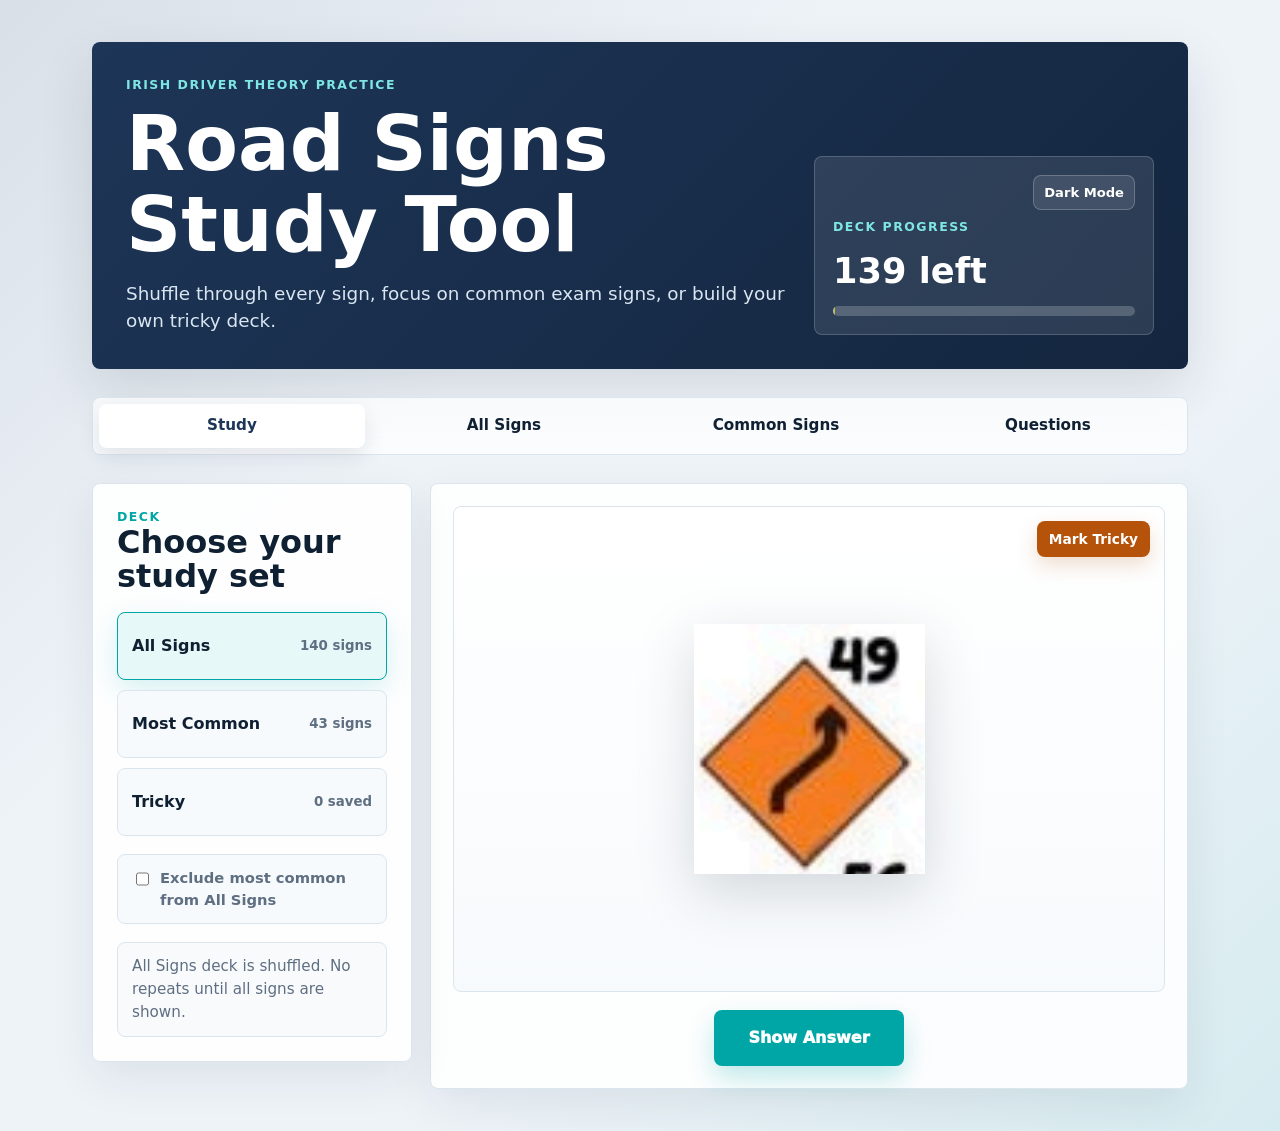
<file: index.html>
<!doctype html>
<html lang="en">
<head>
  <meta charset="utf-8">
  <meta name="viewport" content="width=device-width, initial-scale=1">
  <meta name="description" content="A polished Irish road signs study tool with shuffled decks, tricky sign practice, and a complete sign reference.">
  <title>Irish Road Signs Study Tool</title>
  <link rel="stylesheet" href="styles.css">
</head>
<body>
  <a class="skip-link" href="#mainContent">Skip to content</a>

  <main class="app-shell" id="mainContent">
    <header class="hero">
      <div>
        <p class="eyebrow">Irish Driver Theory Practice</p>
        <h1>Road Signs Study Tool</h1>
        <p class="hero-copy">Shuffle through every sign, focus on common exam signs, or build your own tricky deck.</p>
      </div>

      <div class="hero-stats" aria-label="Study progress">
        <button class="theme-toggle" id="themeToggle" type="button" aria-pressed="false">Dark Mode</button>
        <p class="stat-label">Deck Progress</p>
        <p class="stat-value" id="progressText">Loading...</p>
        <div class="progress-track" aria-hidden="true">
          <span class="progress-fill" id="progressFill"></span>
        </div>
      </div>
    </header>

    <nav class="page-tabs" aria-label="Primary views">
      <button class="tab-button" id="studyViewButton" type="button" aria-pressed="true">Study</button>
      <button class="tab-button" id="allSignsViewButton" type="button" aria-pressed="false">All Signs</button>
      <button class="tab-button" id="commonSignsViewButton" type="button" aria-pressed="false">Common Signs</button>
      <a class="tab-link" href="questions.html">Questions</a>
    </nav>

    <section class="dashboard" id="studyView" aria-labelledby="studyHeading">
      <aside class="control-panel">
        <div>
          <p class="panel-kicker">Deck</p>
          <h2 id="studyHeading">Choose your study set</h2>
        </div>

        <div class="deck-selector" role="group" aria-label="Study deck">
          <button class="deck-button" id="allDeckButton" type="button" aria-pressed="true">
            <span>All Signs</span>
            <small id="allDeckCount">0 signs</small>
          </button>
          <button class="deck-button" id="commonDeckButton" type="button" aria-pressed="false">
            <span>Most Common</span>
            <small id="commonDeckCount">0 signs</small>
          </button>
          <button class="deck-button" id="trickyDeckButton" type="button" aria-pressed="false">
            <span>Tricky</span>
            <small id="trickyDeckCount">0 saved</small>
          </button>
        </div>

        <label class="checkbox-control deck-filter" id="allSignsFilter">
          <input id="excludeCommonFromStudy" type="checkbox">
          <span>Exclude most common from All Signs</span>
        </label>

        <div class="panel-note" aria-live="polite" id="deckSummary">No repeats until the deck is complete.</div>
      </aside>

      <section class="study-card" aria-live="polite">
        <div class="sign-stage">
          <button class="tricky-toggle" id="toggleTricky" type="button" hidden aria-pressed="false">Mark Tricky</button>
          <img class="sign-image" id="signImage" alt="">
          <p class="image-error" id="imageError" hidden></p>
        </div>

        <div class="answer-panel" id="answerPanel" hidden>
          <p class="answer-label">Answer</p>
          <p class="answer-text" id="answer"></p>
        </div>

        <div class="study-actions">
          <button class="primary-action" id="showAnswer" type="button">Show Answer</button>
          <button class="secondary-action" id="nextSign" type="button" hidden>Next Sign</button>
          <button class="secondary-action" id="restartDeck" type="button" hidden>Shuffle Again</button>
        </div>
      </section>
    </section>

    <section class="reference-view" id="galleryView" hidden aria-labelledby="referenceHeading">
      <div class="section-heading">
        <div>
          <p class="eyebrow">Reference</p>
          <h2 id="referenceHeading">All signs in order</h2>
        </div>
        <p class="section-count" id="galleryCount">0 signs</p>
      </div>
      <div class="sign-grid" id="galleryGrid"></div>
    </section>

    <section class="reference-view" id="commonView" hidden aria-labelledby="commonHeading">
      <div class="section-heading">
        <div>
          <p class="eyebrow">Reference</p>
          <h2 id="commonHeading">Common signs</h2>
        </div>
        <p class="section-count" id="commonCount">0 signs</p>
      </div>
      <div class="sign-grid featured-grid" id="commonGrid"></div>
    </section>
  </main>

  <script src="signs-data.js"></script>
  <script src="app.js" defer></script>
</body>
</html>
</file>
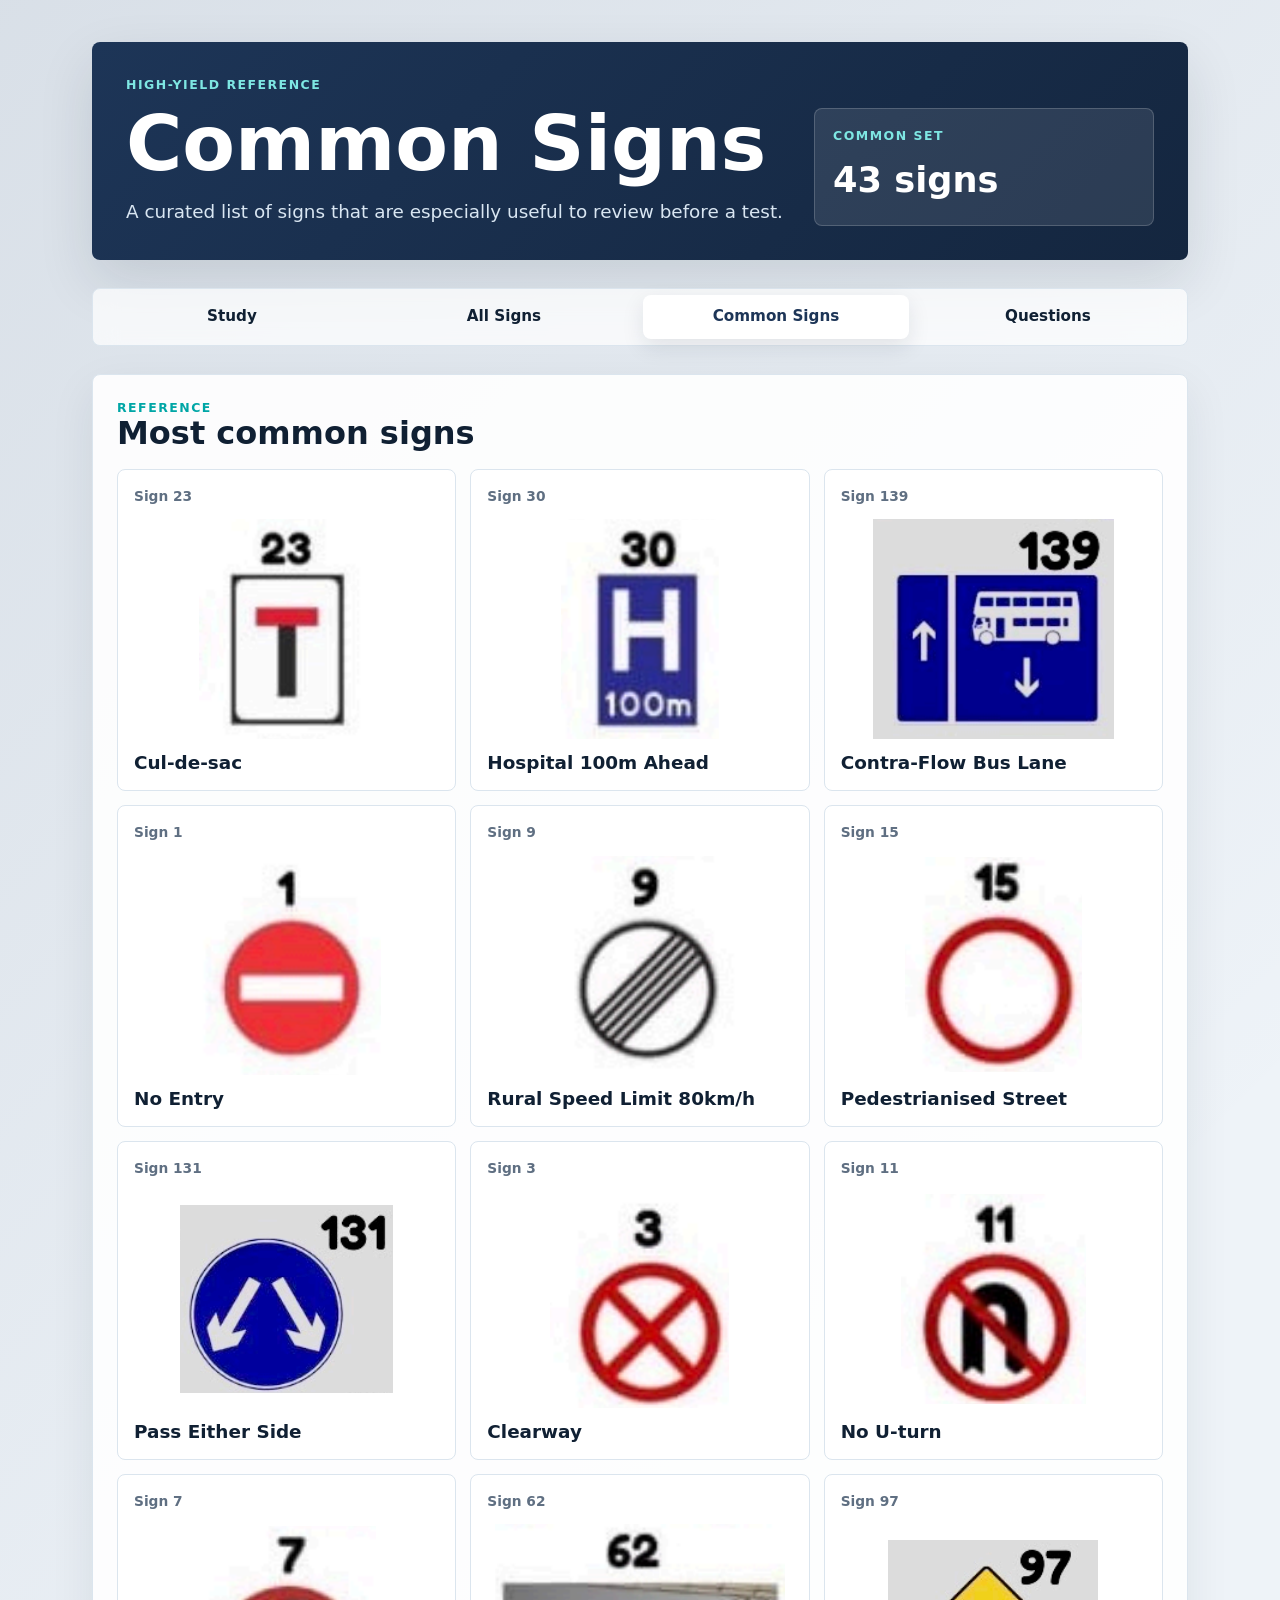
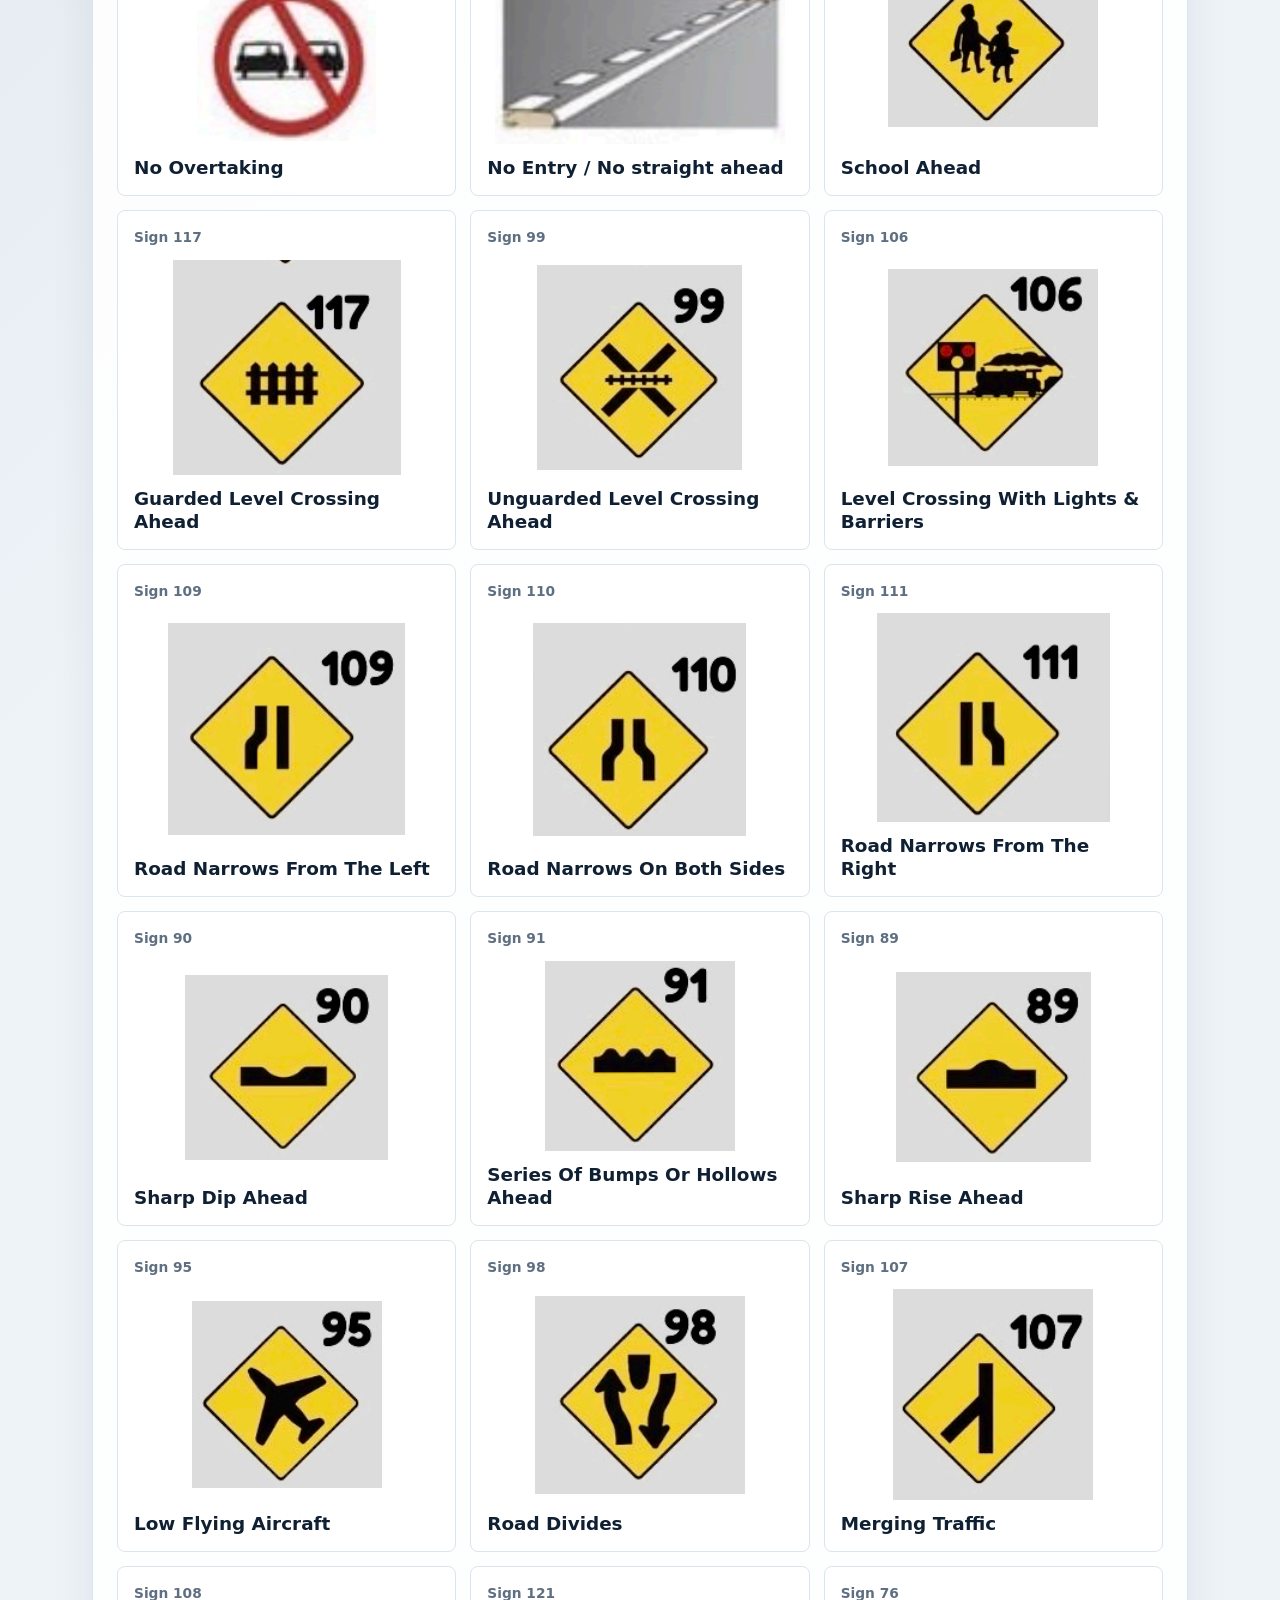
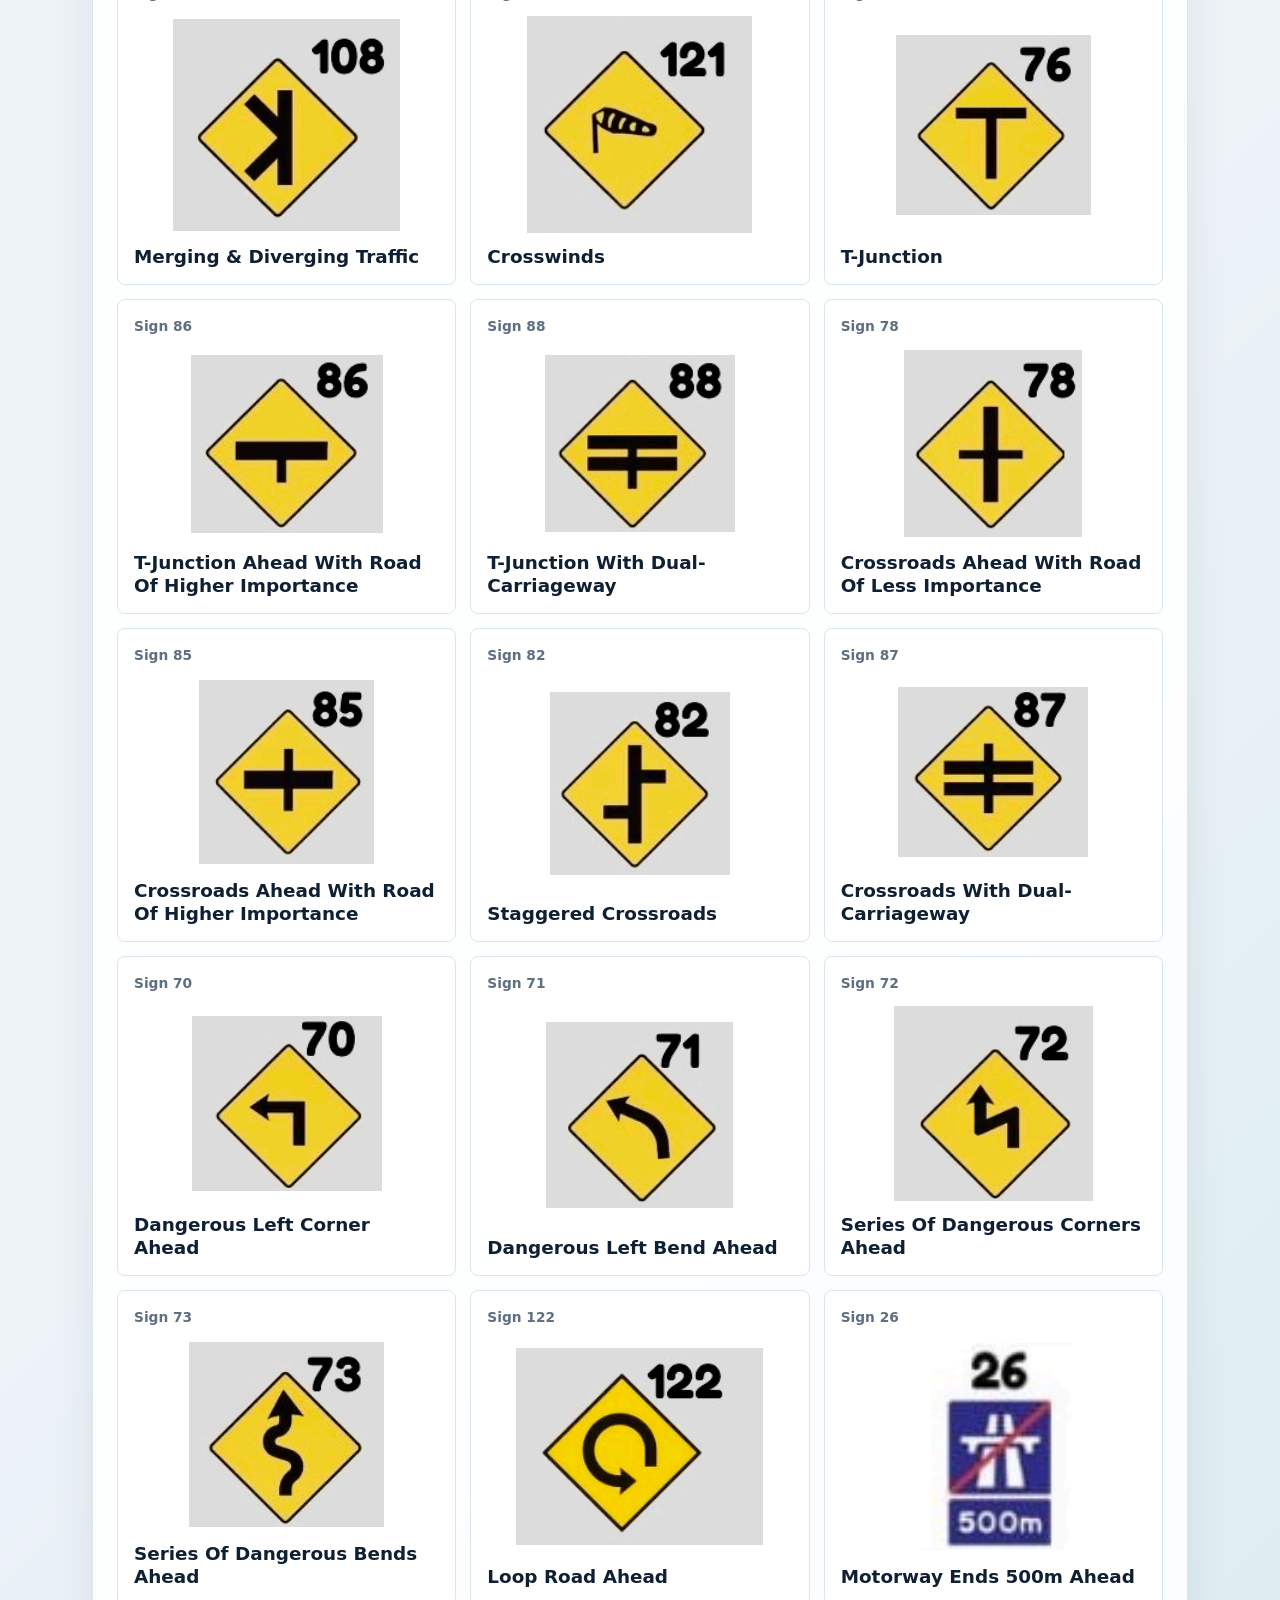
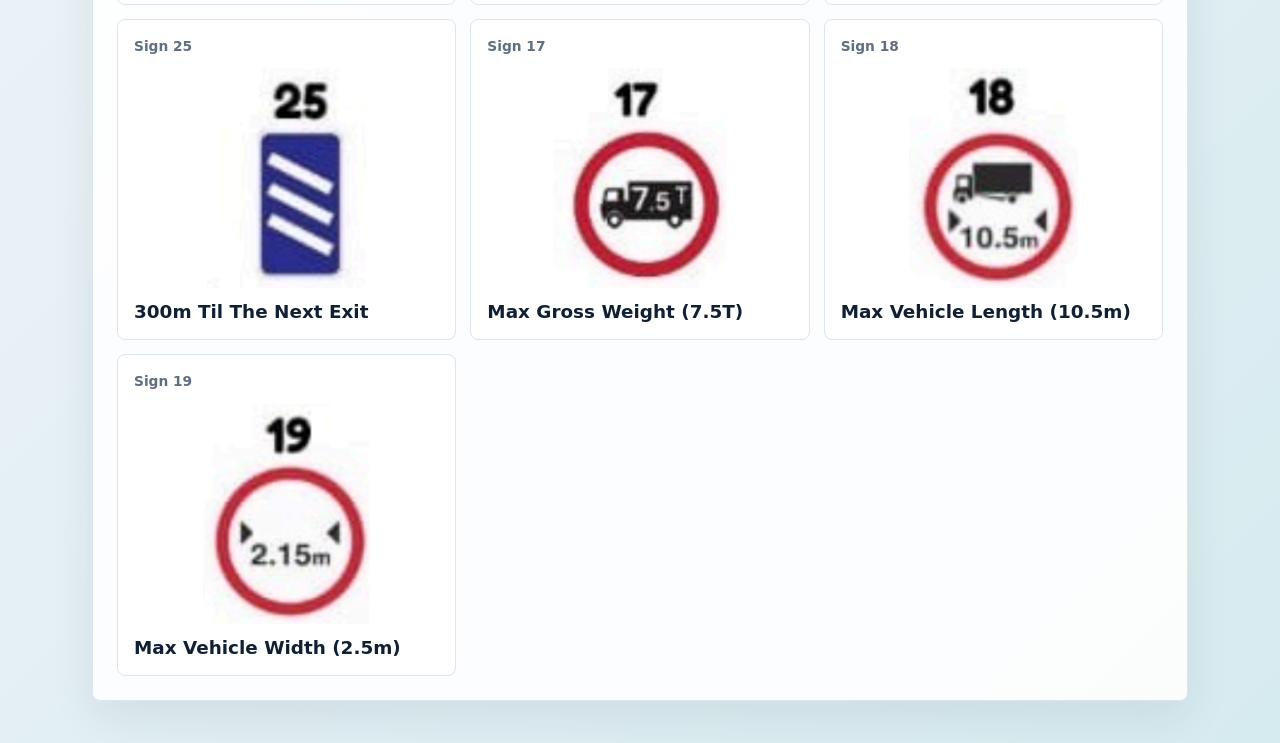
<file: common.html>
<!doctype html>
<html lang="en">
<head>
  <meta charset="utf-8">
  <meta name="viewport" content="width=device-width, initial-scale=1">
  <meta name="description" content="A focused reference page for the most common Irish road signs.">
  <title>Common Signs</title>
  <link rel="stylesheet" href="styles.css">
</head>
<body>
  <a class="skip-link" href="#mainContent">Skip to content</a>

  <main class="app-shell" id="mainContent">
    <header class="hero compact-hero">
      <div>
        <p class="eyebrow">High-yield reference</p>
        <h1>Common Signs</h1>
        <p class="hero-copy">A curated list of signs that are especially useful to review before a test.</p>
      </div>

      <div class="hero-stats" aria-label="Common signs count">
        <p class="stat-label">Common Set</p>
        <p class="stat-value" id="count">Loading...</p>
      </div>
    </header>

    <nav class="page-tabs" aria-label="Pages">
      <a class="tab-link" href="index.html">Study</a>
      <a class="tab-link" href="index.html#all-signs">All Signs</a>
      <a class="tab-link active" href="index.html#common-signs" aria-current="page">Common Signs</a>
      <a class="tab-link" href="questions.html">Questions</a>
    </nav>

    <section class="reference-view" aria-labelledby="commonHeading">
      <div class="section-heading">
        <div>
          <p class="eyebrow">Reference</p>
          <h2 id="commonHeading">Most common signs</h2>
        </div>
      </div>
      <div class="sign-grid featured-grid" id="commonGrid"></div>
    </section>
  </main>

  <script src="signs-data.js"></script>
  <script src="common.js" defer></script>
</body>
</html>
</file>
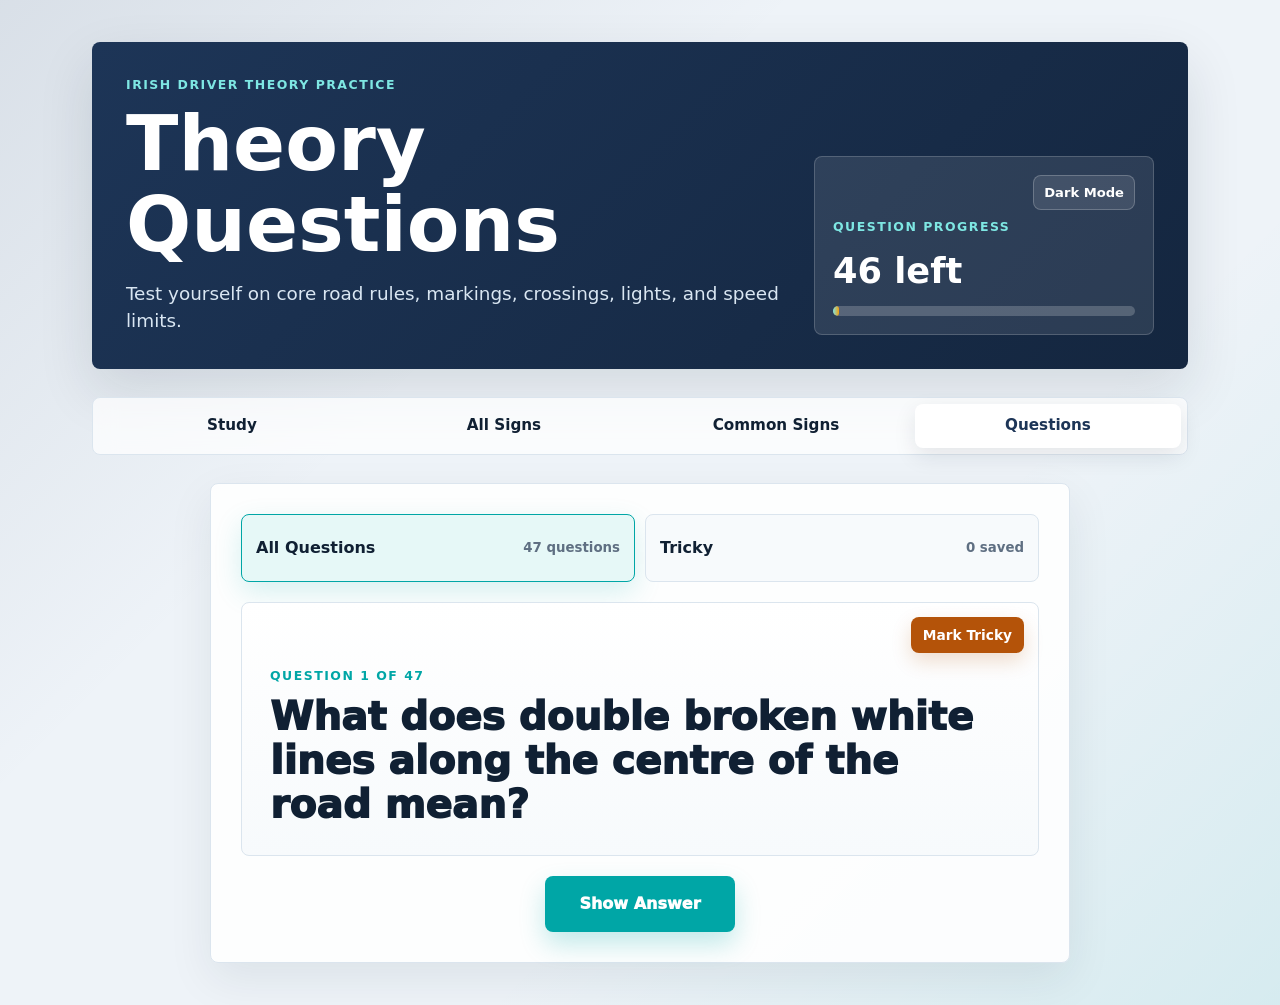
<file: questions.html>
<!doctype html>
<html lang="en">
<head>
  <meta charset="utf-8">
  <meta name="viewport" content="width=device-width, initial-scale=1">
  <meta name="description" content="Irish driving theory question practice with hidden answers and shuffled review.">
  <title>Driving Theory Questions</title>
  <link rel="stylesheet" href="styles.css">
</head>
<body>
  <a class="skip-link" href="#mainContent">Skip to content</a>

  <main class="app-shell" id="mainContent">
    <header class="hero compact-hero">
      <div>
        <p class="eyebrow">Irish Driver Theory Practice</p>
        <h1>Theory Questions</h1>
        <p class="hero-copy">Test yourself on core road rules, markings, crossings, lights, and speed limits.</p>
      </div>

      <div class="hero-stats" aria-label="Question progress">
        <button class="theme-toggle" id="themeToggle" type="button" aria-pressed="false">Dark Mode</button>
        <p class="stat-label">Question Progress</p>
        <p class="stat-value" id="questionProgress">Loading...</p>
        <div class="progress-track" aria-hidden="true">
          <span class="progress-fill" id="questionProgressFill"></span>
        </div>
      </div>
    </header>

    <nav class="page-tabs" aria-label="Primary views">
      <a class="tab-link" href="index.html">Study</a>
      <a class="tab-link" href="index.html#all-signs">All Signs</a>
      <a class="tab-link" href="index.html#common-signs">Common Signs</a>
      <a class="tab-link active" href="questions.html" aria-current="page">Questions</a>
    </nav>

    <section class="question-shell" aria-live="polite">
      <article class="question-card">
        <div class="deck-selector question-deck-selector" role="group" aria-label="Question deck">
          <button class="deck-button" id="allQuestionsDeck" type="button" aria-pressed="true">
            <span>All Questions</span>
            <small id="allQuestionsCount">0 questions</small>
          </button>
          <button class="deck-button" id="trickyQuestionsDeck" type="button" aria-pressed="false">
            <span>Tricky</span>
            <small id="trickyQuestionsCount">0 saved</small>
          </button>
        </div>

        <div class="question-panel">
          <button class="tricky-toggle" id="toggleTrickyQuestion" type="button" aria-pressed="false">Mark Tricky</button>
          <p class="eyebrow" id="questionNumber">Question</p>
          <h2 class="question-text" id="questionText">Loading...</h2>
        </div>

        <div class="answer-panel" id="questionAnswerPanel" hidden>
          <p class="answer-label">Answer</p>
          <div class="question-answer" id="questionAnswer"></div>
        </div>

        <div class="study-actions">
          <button class="primary-action" id="showQuestionAnswer" type="button">Show Answer</button>
          <button class="secondary-action" id="nextQuestion" type="button" hidden>Next Question</button>
          <button class="secondary-action" id="restartQuestions" type="button" hidden>Shuffle Again</button>
        </div>
      </article>
    </section>
  </main>

  <script src="questions.js" defer></script>
</body>
</html>
</file>
<file: styles.css>
:root {
  color-scheme: light;
  --bg: #eef3f8;
  --surface: #ffffff;
  --surface-soft: #f7fafc;
  --ink: #102033;
  --muted: #5f6f82;
  --line: #dbe5ee;
  --slate: #1d3557;
  --slate-strong: #14263f;
  --accent: #00a6a6;
  --accent-strong: #007f83;
  --warning: #b45309;
  --warning-strong: #8a3d07;
  --danger: #b42318;
  --focus: #f59e0b;
  --shadow: 0 22px 55px rgb(16 32 51 / 0.12);
  --radius: 8px;
}

body[data-theme="dark"] {
  color-scheme: dark;
  --bg: #08111f;
  --surface: #121f30;
  --surface-soft: #0d1827;
  --ink: #eef6ff;
  --muted: #9fb1c5;
  --line: #26384d;
  --slate: #0f2239;
  --slate-strong: #091523;
  --accent: #38d6d2;
  --accent-strong: #15b8b7;
  --warning: #d97706;
  --warning-strong: #b45309;
  --danger: #f87171;
  --focus: #fbbf24;
  --shadow: 0 22px 55px rgb(0 0 0 / 0.32);
}

* {
  box-sizing: border-box;
}

html {
  scroll-behavior: smooth;
}

body {
  min-height: 100svh;
  margin: 0;
  background:
    linear-gradient(135deg, rgb(29 53 87 / 0.10), transparent 35%),
    linear-gradient(315deg, rgb(0 166 166 / 0.10), transparent 35%),
    var(--bg);
  color: var(--ink);
  font-family: Inter, ui-sans-serif, system-ui, -apple-system, BlinkMacSystemFont, "Segoe UI", sans-serif;
  line-height: 1.5;
}

body[data-theme="dark"] {
  background:
    linear-gradient(135deg, rgb(56 214 210 / 0.11), transparent 34%),
    linear-gradient(315deg, rgb(245 158 11 / 0.08), transparent 36%),
    var(--bg);
}

button,
a {
  -webkit-tap-highlight-color: transparent;
}

button {
  font: inherit;
}

button:focus-visible,
a:focus-visible {
  outline: 4px solid var(--focus);
  outline-offset: 3px;
}

[hidden] {
  display: none !important;
}

.skip-link {
  position: fixed;
  top: 12px;
  left: 12px;
  z-index: 20;
  transform: translateY(-160%);
  padding: 10px 14px;
  background: var(--slate);
  color: #ffffff;
  border-radius: var(--radius);
  font-weight: 800;
}

.skip-link:focus {
  transform: translateY(0);
}

.app-shell {
  width: min(100%, 1180px);
  margin: 0 auto;
  padding: clamp(18px, 4vw, 42px);
  display: grid;
  gap: clamp(18px, 3vw, 28px);
}

.hero {
  display: grid;
  grid-template-columns: minmax(0, 1fr);
  gap: 20px;
  padding: clamp(16px, 4vw, 34px);
  background: linear-gradient(135deg, var(--slate), var(--slate-strong));
  color: #ffffff;
  border-radius: var(--radius);
  box-shadow: var(--shadow);
}

.compact-hero {
  align-items: end;
}

.eyebrow,
.panel-kicker,
.answer-label,
.stat-label {
  margin: 0;
  color: var(--accent);
  font-size: 0.78rem;
  font-weight: 900;
  letter-spacing: 0.12em;
  text-transform: uppercase;
}

.hero .eyebrow,
.hero .stat-label {
  color: #7ee7e3;
}

h1,
h2 {
  margin: 0;
  letter-spacing: 0;
  line-height: 1.06;
}

h1 {
  max-width: 12ch;
  margin-top: 8px;
  font-size: clamp(1.9rem, 8vw, 4.8rem);
}

h2 {
  font-size: clamp(1.35rem, 3vw, 2rem);
}

.hero-copy {
  max-width: 62ch;
  margin: 14px 0 0;
  color: #d9e6f2;
  font-size: clamp(1rem, 2.2vw, 1.15rem);
}

.hero-stats {
  display: grid;
  gap: 8px;
  align-self: end;
  min-width: min(100%, 280px);
  padding: clamp(12px, 3vw, 18px);
  background: rgb(255 255 255 / 0.10);
  border: 1px solid rgb(255 255 255 / 0.18);
  border-radius: var(--radius);
}

.theme-toggle {
  justify-self: end;
  min-height: 34px;
  border: 1px solid rgb(255 255 255 / 0.22);
  border-radius: var(--radius);
  padding: 7px 10px;
  background: rgb(255 255 255 / 0.10);
  color: #ffffff;
  font-size: 0.82rem;
  font-weight: 900;
  cursor: pointer;
  transition: background-color 160ms ease, transform 160ms ease, border-color 160ms ease;
}

.theme-toggle:hover {
  transform: translateY(-1px);
  background: rgb(255 255 255 / 0.16);
}

.stat-value {
  margin: 0;
  color: #ffffff;
  font-size: clamp(1.35rem, 4vw, 2.2rem);
  font-weight: 900;
  font-variant-numeric: tabular-nums;
}

.progress-track {
  height: 10px;
  overflow: hidden;
  background: rgb(255 255 255 / 0.20);
  border-radius: 999px;
}

.progress-fill {
  display: block;
  width: 0%;
  height: 100%;
  background: linear-gradient(90deg, #7ee7e3, #f59e0b);
  border-radius: inherit;
  transition: width 240ms ease;
}

.page-tabs {
  display: grid;
  grid-template-columns: repeat(4, minmax(0, 1fr));
  gap: 6px;
  padding: 6px;
  background: rgb(255 255 255 / 0.72);
  border: 1px solid var(--line);
  border-radius: var(--radius);
  backdrop-filter: blur(12px);
}

body[data-theme="dark"] .page-tabs,
body[data-theme="dark"] .control-panel,
body[data-theme="dark"] .study-card,
body[data-theme="dark"] .reference-view {
  background: rgb(18 31 48 / 0.92);
}

.tab-button,
.tab-link,
.deck-button,
.primary-action,
.secondary-action,
.tricky-toggle {
  border: 0;
  border-radius: var(--radius);
  cursor: pointer;
  text-decoration: none;
  transition:
    transform 160ms ease,
    box-shadow 160ms ease,
    background-color 160ms ease,
    border-color 160ms ease,
    color 160ms ease;
}

.tab-button,
.tab-link {
  min-height: 44px;
  display: grid;
  place-items: center;
  padding: 9px 10px;
  background: transparent;
  color: var(--ink);
  font-size: 0.95rem;
  font-weight: 850;
  text-align: center;
  white-space: nowrap;
}

.tab-button[aria-pressed="true"],
.tab-link.active {
  background: var(--surface);
  color: var(--slate);
  box-shadow: 0 8px 22px rgb(16 32 51 / 0.10);
}

body[data-theme="dark"] .tab-button[aria-pressed="true"],
body[data-theme="dark"] .tab-link.active {
  color: var(--ink);
}

.tab-button:hover,
.tab-link:hover,
.deck-button:hover,
.primary-action:hover,
.secondary-action:hover,
.tricky-toggle:hover {
  transform: translateY(-1px);
}

.dashboard {
  display: grid;
  grid-template-columns: minmax(0, 1fr);
  gap: 18px;
  align-items: start;
}

.control-panel,
.study-card,
.reference-view {
  background: rgb(255 255 255 / 0.90);
  border: 1px solid var(--line);
  border-radius: var(--radius);
  box-shadow: 0 16px 45px rgb(16 32 51 / 0.08);
}

.control-panel {
  display: grid;
  gap: 18px;
  padding: clamp(18px, 3vw, 24px);
}

.deck-selector {
  display: grid;
  gap: 10px;
}

.deck-button {
  width: 100%;
  min-height: 68px;
  display: flex;
  align-items: center;
  justify-content: space-between;
  gap: 12px;
  padding: 14px;
  background: var(--surface-soft);
  color: var(--ink);
  border: 1px solid var(--line);
  text-align: left;
}

.deck-button span {
  font-weight: 900;
}

.deck-button small {
  color: var(--muted);
  font-weight: 800;
}

.deck-button[aria-pressed="true"] {
  background: #e6f8f7;
  border-color: var(--accent);
  box-shadow: 0 10px 28px rgb(0 166 166 / 0.16);
}

body[data-theme="dark"] .deck-button[aria-pressed="true"] {
  background: rgb(56 214 210 / 0.16);
}

.panel-note {
  padding: 12px 14px;
  background: #f8fafc;
  color: var(--muted);
  border: 1px solid var(--line);
  border-radius: var(--radius);
  font-size: 0.95rem;
}

body[data-theme="dark"] .panel-note,
body[data-theme="dark"] .answer-panel {
  background: #0d1827;
}

.study-card {
  display: grid;
  gap: 18px;
  padding: clamp(16px, 3vw, 22px);
}

.sign-stage {
  position: relative;
  min-height: clamp(300px, 54svh, 540px);
  display: grid;
  place-items: center;
  padding: clamp(28px, 5vw, 48px);
  background:
    linear-gradient(180deg, #ffffff, #f7fafc);
  border: 1px solid var(--line);
  border-radius: var(--radius);
  overflow: hidden;
}

body[data-theme="dark"] .sign-stage {
  background: linear-gradient(180deg, #17263a, #0d1827);
}

.sign-image {
  display: block;
  width: auto;
  max-width: 100%;
  max-height: min(50svh, 440px);
  object-fit: contain;
  filter: drop-shadow(0 18px 28px rgb(16 32 51 / 0.16));
  opacity: 1;
  transform: scale(1);
  transition: opacity 180ms ease, transform 180ms ease;
}

.sign-image.is-changing {
  opacity: 0;
  transform: scale(0.985);
}

.tricky-toggle {
  position: absolute;
  top: 14px;
  right: 14px;
  z-index: 2;
  min-height: 36px;
  padding: 8px 12px;
  background: var(--warning);
  color: #ffffff;
  font-size: 0.86rem;
  font-weight: 900;
  box-shadow: 0 8px 20px rgb(180 83 9 / 0.20);
}

.tricky-toggle[aria-pressed="true"] {
  background: var(--warning-strong);
}

.answer-panel {
  padding: clamp(16px, 3vw, 22px);
  background: #f8fafc;
  border: 1px solid var(--line);
  border-radius: var(--radius);
  animation: revealAnswer 180ms ease both;
}

.answer-text {
  margin: 6px 0 0;
  color: var(--ink);
  font-size: clamp(1.45rem, 5vw, 2.5rem);
  font-weight: 950;
  line-height: 1.12;
  text-align: center;
}

.question-shell {
  max-width: 860px;
  margin: 0 auto;
}

.question-card {
  display: grid;
  gap: 20px;
  padding: clamp(18px, 4vw, 30px);
  background: rgb(255 255 255 / 0.90);
  border: 1px solid var(--line);
  border-radius: var(--radius);
  box-shadow: 0 16px 45px rgb(16 32 51 / 0.08);
}

body[data-theme="dark"] .question-card {
  background: rgb(18 31 48 / 0.92);
}

.question-panel {
  position: relative;
  display: grid;
  gap: 10px;
  padding: clamp(52px, 7vw, 64px) clamp(18px, 4vw, 28px) clamp(18px, 4vw, 28px);
  background: linear-gradient(180deg, #ffffff, #f7fafc);
  border: 1px solid var(--line);
  border-radius: var(--radius);
}

body[data-theme="dark"] .question-panel {
  background: linear-gradient(180deg, #17263a, #0d1827);
}

.question-text {
  margin: 0;
  color: var(--ink);
  font-size: clamp(1.45rem, 5vw, 2.45rem);
  font-weight: 950;
  line-height: 1.12;
}

.question-answer {
  display: grid;
  gap: 10px;
}

.question-deck-selector {
  grid-template-columns: 1fr 1fr;
}

.answer-line {
  margin: 0;
  color: var(--ink);
  font-size: clamp(1.05rem, 3.2vw, 1.28rem);
  font-weight: 750;
  line-height: 1.38;
}

.answer-list {
  margin: 0;
  padding-left: 1.2rem;
  color: var(--ink);
  font-size: clamp(1.05rem, 3.2vw, 1.25rem);
  font-weight: 750;
  line-height: 1.42;
}

.answer-list li + li {
  margin-top: 8px;
}

.study-actions {
  display: grid;
  gap: 12px;
}

.primary-action,
.secondary-action {
  min-height: 56px;
  padding: 14px 22px;
  color: #ffffff;
  font-weight: 950;
}

.primary-action {
  background: var(--accent);
  box-shadow: 0 12px 26px rgb(0 166 166 / 0.24);
}

.primary-action:hover {
  background: var(--accent-strong);
}

.secondary-action {
  background: var(--slate);
  box-shadow: 0 12px 26px rgb(29 53 87 / 0.18);
}

.secondary-action:hover {
  background: var(--slate-strong);
}

.reference-view {
  display: grid;
  gap: 18px;
  padding: clamp(16px, 3vw, 24px);
}

.section-heading {
  display: flex;
  align-items: end;
  justify-content: space-between;
  gap: 14px;
}

.checkbox-control {
  display: inline-flex;
  align-items: center;
  gap: 8px;
  color: var(--muted);
  font-size: 0.92rem;
  font-weight: 850;
  cursor: pointer;
}

.checkbox-control input {
  width: 18px;
  height: 18px;
  accent-color: var(--accent);
}

.deck-filter {
  align-items: start;
  padding: 12px 14px;
  background: var(--surface-soft);
  border: 1px solid var(--line);
  border-radius: var(--radius);
}

.section-count {
  margin: 0;
  color: var(--muted);
  font-weight: 850;
  white-space: nowrap;
}

.sign-grid {
  display: grid;
  grid-template-columns: repeat(auto-fit, minmax(min(100%, 220px), 1fr));
  gap: 14px;
}

.featured-grid {
  grid-template-columns: repeat(auto-fit, minmax(min(100%, 250px), 1fr));
}

.sign-card {
  min-width: 0;
  display: grid;
  grid-template-rows: auto minmax(190px, 1fr) auto;
  gap: 12px;
  padding: 16px;
  background: var(--surface);
  border: 1px solid var(--line);
  border-radius: var(--radius);
  transition: transform 160ms ease, box-shadow 160ms ease, border-color 160ms ease;
}

.sign-card:hover {
  transform: translateY(-2px);
  border-color: #b9c9d8;
  box-shadow: 0 14px 32px rgb(16 32 51 / 0.10);
}

.sign-number {
  margin: 0;
  color: var(--muted);
  font-size: 0.86rem;
  font-weight: 900;
  font-variant-numeric: tabular-nums;
}

.gallery-image-frame {
  min-height: 190px;
  display: grid;
  place-items: center;
}

.gallery-image-frame img {
  display: block;
  width: auto;
  max-width: 100%;
  max-height: 220px;
  object-fit: contain;
}

.gallery-answer {
  margin: 0;
  align-self: end;
  color: var(--ink);
  font-size: clamp(1rem, 2.4vw, 1.15rem);
  font-weight: 900;
  line-height: 1.25;
  overflow-wrap: anywhere;
}

.image-error,
.empty-state {
  margin: 0;
  color: var(--danger);
  font-weight: 850;
  text-align: center;
}

@keyframes revealAnswer {
  from {
    opacity: 0;
    transform: translateY(6px);
  }

  to {
    opacity: 1;
    transform: translateY(0);
  }
}

@media (min-width: 760px) {
  .hero {
    grid-template-columns: minmax(0, 1fr) minmax(260px, 340px);
  }

  .study-actions {
    display: flex;
    justify-content: center;
  }

  .primary-action,
  .secondary-action {
    min-width: 190px;
  }
}

@media (max-width: 640px) {
  .app-shell {
    padding: 12px;
    gap: 14px;
  }

  .hero {
    gap: 12px;
  }

  .hero-copy {
    display: none;
  }

  .hero-stats {
    min-width: 0;
  }

  .theme-toggle {
    justify-self: start;
  }

  .stat-value {
    font-size: 1.35rem;
  }

  .page-tabs {
    gap: 4px;
    padding: 4px;
  }

  .section-heading {
    align-items: start;
    flex-direction: column;
  }

  .tab-button,
  .tab-link {
    min-height: 40px;
    padding: 8px 3px;
    font-size: clamp(0.68rem, 2.8vw, 0.82rem);
  }
}

@media (min-width: 980px) {
  .dashboard {
    grid-template-columns: 320px minmax(0, 1fr);
  }

  .control-panel {
    position: sticky;
    top: 24px;
  }

  .sign-grid {
    grid-template-columns: repeat(auto-fit, minmax(230px, 1fr));
  }

  .featured-grid {
    grid-template-columns: repeat(auto-fit, minmax(260px, 1fr));
  }
}

@media (prefers-reduced-motion: reduce) {
  *,
  *::before,
  *::after {
    scroll-behavior: auto !important;
    transition-duration: 0.01ms !important;
    animation-duration: 0.01ms !important;
    animation-iteration-count: 1 !important;
  }
}
</file>
